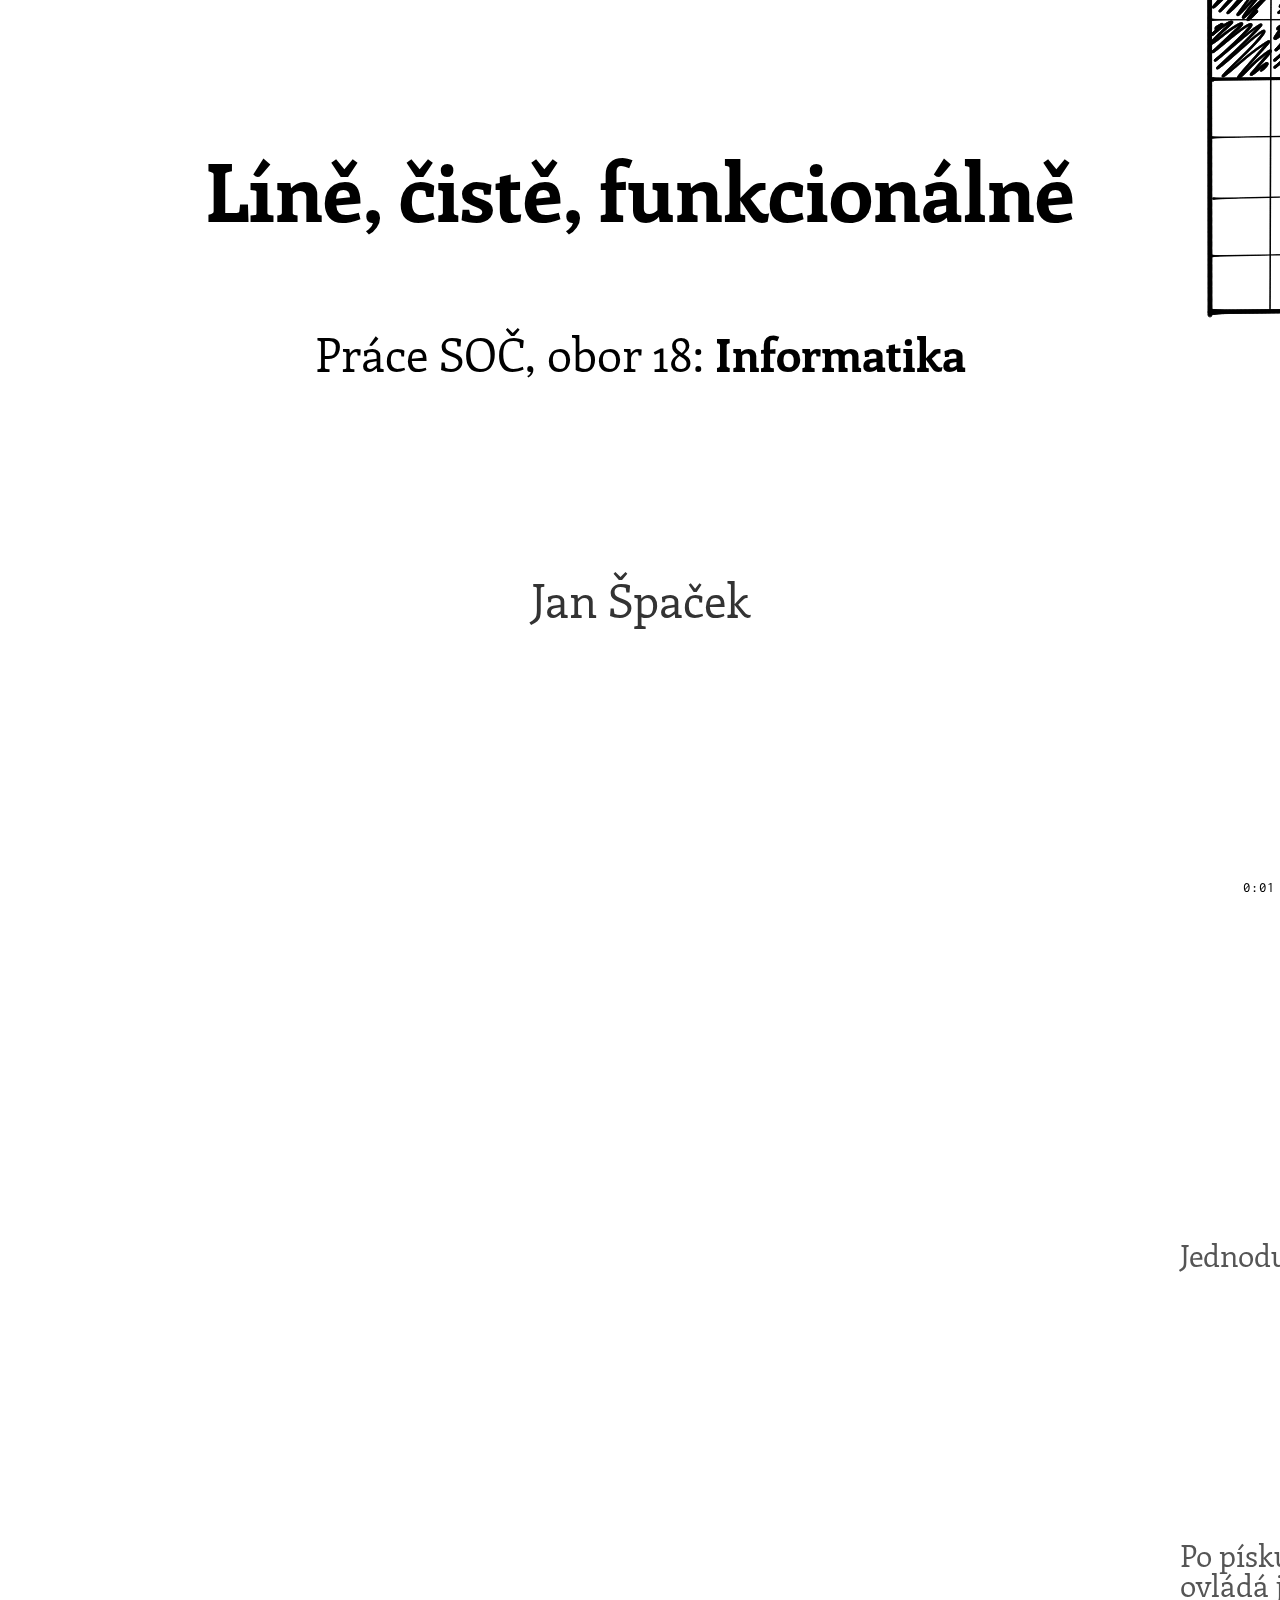
<file: kpres/index.html>
<!doctype html>
<html lang="cs">
<head>
  <meta charset="utf-8">
  <meta name="viewport" content="width=1000">
  <title>Líně, čistě, funkcionálně</title>
  <link rel="stylesheet" href="pres.css">
  <link href='http://fonts.googleapis.com/css?family=Enriqueta:400,700&subset=latin,latin-ext' rel='stylesheet' type='text/css'>
  <link href='http://fonts.googleapis.com/css?family=Inconsolata:400,700&subset=latin,latin-ext' rel='stylesheet' type='text/css'>
</head>

<body class="impress-not-supported">

<div id="impress">

  <div id="intro" class="step" data-x="-6000" data-y="0">
    <h1>Líně, čistě, funkcionálně</h1>
    <p class="subtitle">Práce SOČ, obor 18: <b>Informatika</b></p>
    <p class="author">Jan Špaček</p>
  </div>

  <div id="describe">
    <div id="content" class="step" data-x="-4000" data-y="0">
      <h2>Obsah práce</h2>
      <p>&bdquo;Užití funkcionálního programovacího jazyka <b>Haskell</b> k&nbsp;řešení úloh
        Ústředních kol ČR Soutěže v programování&ldquo;</p>
    </div>

    <div id="tasks" class="step" data-x="-4000" data-y="300">
      <h3>Řešené úlohy</h3>

      <p><strong><a href="#/krun-intro">Krunimír</a></strong> &dash; jednoduchý
      programovací jazyk kreslící želví grafiku</p>
      
      <p><strong><a href="#/ban-intro">Bílá paní</a></strong> &dash; hledání cesty
      v&nbsp;bludišti s&nbsp;pohyblivými zvědy a možností procházet zdmi.</p>
    </div>
  </div>

  <div id="haskell-root" class="step" data-x="0" data-y="0">
    <h2>Haskell</h2>

    <ul class="the-three">
      <li class="functional">Funkcionální</li>
      <li class="lazy">Líný</li>
      <li class="typing">Silný typový systém</li>
    </ul>
  </div>

  <div id="functional"></div>
  <div id="lazy"></div>
  <div id="strong-typing"></div>

  <div id="krunimir">
    <div id="krun-intro" class="step" data-x="-5000" data-y="1000" data-z="1000">
      <h2>Krunimír</h2>
      <p>Jednoduchý programovací jazyk na kreslení želví grafiky.</p>
    </div>

    <div id="krun-turtle" class="step" data-x="-5000" data-y="1300" data-z="1000">
      <h3>Želví grafika</h3>
      <p>Po písku se pohybuje želva a kreslí za sebou stopu. Uživatel želvu
      ovládá jednoduchým procedurálním programovacím jazykem.</p>
    </div>

    <div id="krun-stmts" class="step" data-x="-4000" data-y="1100" data-z="1000">
      <h3>Jazyk</h3>

      <p>Základní <b>příkazy</b>:</p>

      <ul>
        <li><code><b>forward</b>(délka)</code></li>
        <li><code><b>right</b>(úhel)</code>, <code><b>left</b>(úhel)</code></li>
        <li><code><b>pen</b>(tloušťka pera)</code></li>
        <li><code><b>color</b>(červená,zelená,modrá)</code></li>
      </ul>

      <p>Řídící struktury:</p>

      <ul>
        <li><code><b>if</b>(podmínka) { ... }</code></li>
        <li><code><b>repeat</b>(počet iterací) { ... }</code></li>
        <li><code><b>define</b>&nbsp;jméno_procedury(param1, param2, ...)
          {...}</code></li>
        <li><code>jméno_procedury(arg1, arg2, ...)</code></li>
        <li><code><b>split</b> { ... }</code></li>
      </ul>
    </div>

    <div id="krun-exprs" class="step" data-x="-4000" data-y="1700" data-z="1000">
      <p>Jako výrazy (argumenty příkazů a procedur) lze použít:</p>
      <ul>
        <li>číselné <b>literály,</b></li>
        <li><b>parametry</b> aktuální procedury,</li>
        <li>binární <b>operace</b> <code>+</code>, <code>-</code>, <code>*</code>,
        <code>/</code> (dělení celočíselné, priority a asociativity jako
        v&nbsp;matematice),</li>
        <li>prefixovou <b>negaci</b> (operátor <code>-</code>).</li>
      </ul>
      <p>Jediným &bdquo;typem&ldquo; je <b>celé číslo</b>.</p>
    </div>

    <div id="krun-example-squares" class="step example" data-x="-3000" data-y="1000" data-z="1000">
      <pre class="program"><code>define square(side) {
  pen(1)
  repeat(4) {
    forward(side) right(90)
  }
  pen(0)
}

define row() {
  repeat(4) {
    square(114) forward(163) 
  }
  forward(-652) right(90)
  forward(163) left(90)
}

forward(301) left(90)
forward(301) right(180)
repeat(4) { row() }</code></pre>

      <div class="image"><img src="squares.svg" width="400" height="400"></div>
    </div>

    <div id="krun-example-koch" class="step example" data-x="-3000" data-y="1700" data-z="1000">
      <pre class="program"><code>define koch(n) {
  if(n) {
    koch(n-1)
    left(60) koch(n-1)
    right(120) koch(n-1)
    left(60) koch(n-1)
  }
  if(1-n) {
    forward(2)
  }
}

pen(0) forward(-175) 
left(90) forward(250) 
pen(1)
right(120) koch(5)
right(120) koch(5)
right(120) koch(5)</code></pre>

      <div class="image"><img src="koch.svg" width="500" height="500"></div>
    </div>

    <div id="krun-solution" class="step" data-x="-2000" data-y="1000" data-z="1000">
      <h3>Řešení</h3>

      <p>Program je rozdělen na několik částí:</p>

      <ul>
        <li><b>Parser</b> přečte program a vytvoří abstraktní syntaktický strom (AST).</li>
        <li><b>Evaluator</b> vyhodnotí dané AST a vrátí výslednou stopu, kterou
        želva za sebou zanechá.</li>
        <li><b>Renderer</b> stopu vykreslí do obrázku.</li>
      </ul>

      <p>Jednotlivé části jsou víceméně <b>nezávislé</b>.</p>
    </div>

    <div id="krun-ast" class="step" data-x="-1000" data-y="1000" data-z="1000">
      <h3><code>Krunimir.Ast</code></h3>

      <p>Definice typů představující <b>syntaktický strom</b> (<b>AST</b>)</p>
    </div>

    <div id="krun-ast-stmt" class="step" data-x="-1000" data-y="1200" data-z="1000">
      <p>Typ <code>Stmt</code> reprezentuje <b>příkaz</b>:</p>

      <pre><code>data Stmt = 
    ForwardStmt Expr
  | LeftStmt Expr
  | RightStmt Expr
  | PenStmt Expr
  | ColorStmt Expr Expr Expr
  | RepeatStmt Expr [Stmt]
  | IfStmt Expr [Stmt]
  | SplitStmt [Stmt]
  | CallStmt String [Expr]
  deriving Show</code></pre>
    </div>

    <div id="krun-ast-expr" class="step" data-x="-1000" data-y="1700" data-z="1000">
      <p><code>Expr</code> představuje <b>výraz</b>:</p>

      <pre><code>data Expr =
    LiteralExpr Integer
  | VariableExpr String
  | BinopExpr Op Expr Expr
  | NegateExpr Expr
  deriving Show

data Op = AddOp | SubOp | MulOp | DivOp
  deriving Show</code></pre>
    </div>

    <div id="krun-parser" class="step" data-x="0" data-y="1000" data-z="1000">
      <h3><code>Krunimir.Parser</code></h3>

      <p>Exportuje jedinou funkci <code>parse</code>:</p>

      <p><code>parse :: FilePath -&gt; String -&gt; 
        Either&nbsp;ParseError&nbsp;Program</code></p>
    </div>

    <div id="krun-parser-peg" class="step" data-x="0" data-y="1300" data-z="1000">
      <p>Založen na <b>PEG</b> gramatice:</p>

      <pre class="peg"><code>program      &lt;- space* top-stmt* eof
top-stmt     &lt;- define / stmt

define       &lt;- "define" space+ identifier 
                lparen (identifier (comma identifier)*)? rparen
                lbrace stmt* rbrace

stmt         &lt;- repeat-stmt / if-stmt / split-stmt / proc-stmt
repeat-stmt  &lt;- "repeat" lparen expr rparen lbrace stmt* rbrace
if-stmt      &lt;- "if" space* lparen expr rparen lbrace stmt* rbrace
split-stmt   &lt;- "split" space* lbrace stmt* rbrace
proc-stmt    &lt;- "forward" space* lparen expr rparen
              / "left" space* lparen expr rparen
              / "right" space* lparen expr rparen
              / "pen" space* lparen expr rparen
              / "color" space* lparen expr comma expr comma expr rparen
              / identifier space* lparen (expr (comma expr)*)? rparen</code></pre>
    </div>

    <div id="krun-parser-peg-cont" class="step" data-x="0" data-y="1900" data-z="1000">
      <pre class="peg"><code>expr         &lt;- add-expr
add-expr     &lt;- mul-expr (add-op space* mul-expr)*
mul-expr     &lt;- neg-expr (mul-op space* neg-expr)*
neg-expr     &lt;- (neg-op space*)? a-expr

add-op       &lt;- "+" / "-"
mul-op       &lt;- "*" / "/"
neg-op       &lt;- "-"

a-expr       &lt;- lit-expr / var-expr / lparen expr rparen
lit-expr     &lt;- integer
var-expr     &lt;- identifier

integer      &lt;- digit+ space*
identifier   &lt;- letter alpha-num space*

lparen       &lt;- "(" space*
rparen       &lt;- ")" space*
lbrace       &lt;- "{" space*
rbrace       &lt;- "}" space*
comma        &lt;- "," space*

digit        &lt;- [0-9]
letter       &lt;- [a-zA-Z]
alpha-num    &lt;- [a-zA-Z0-9]
space        &lt;- [ \t\r\n\v\f]
eof          &lt;- !.</code></pre>
    </div>

    <div id="krun-parser-parsec" class="step" data-x="0" data-y="2600" data-z="1000">
      <p>Implementován pomocí <b>monadických parserů</b> z knihovny
      <code><b>parsec</b></code>.</p>

      <p>Gramatika PEG:</p>

      <pre><code>define       &lt;- <code class="c1">"define" space+</code> <code class="c2">identifier</code>
              <code class="c3">lparen (identifier (comma identifier)*)? rparen</code>
              <code class="c4">lbrace stmt* rbrace</code></code></pre>

      <p>Odpovídající kód Haskellu:</p>

      <pre><code>define :: <code class="combin">Parser</code> <code class="ast">Define</code>
define = do
  <code class="c1"><code class="sub">string "define"</code> <code class="combin">&gt;&gt;</code> <code class="combin">skipMany1</code> <code class="sub">space</code></code>
  <code class="c2"><code class="ast">name</code> &lt;- <code class="sub">identifier</code></code>
  <code class="c3"><code class="ast">params</code> &lt;- <code class="sub">parens</code> $ <code class="sub">identifier</code> <code class="combin">`sepBy`</code> <code class="sub">comma</code></code>
  <code class="c4"><code class="ast">stmts</code> &lt;- <code class="sub">braces</code> $ <code class="combin">many</code> <code class="sub">stmt</code></code>
  <code class="combin">return</code> $ <code class="ast">Define name params stmts</code></code></pre>

    </div>

    <div id="krun-parser-parsec-sub" class="step" data-x="0" data-y="2600" data-z="1000">
      <p>Dílčí parsery se skládají do větších celků...</p>
    </div>

    <div id="krun-parser-parsec-combin" class="step" data-x="0" data-y="2600" data-z="1000">
      <p>...užitím vysokoúrovňových kombinátorů.</p>
    </div>

    <div id="krun-parser-parsec-ast" class="step" data-x="0" data-y="2600" data-z="1000">
      <p>Z&nbsp;výsledků se sestavuje AST.</p>
    </div>

    <div id="krun-eval" class="step" data-x="1000" data-y="1000" data-z="1000">
      <h3><code>Krunimir.Evaluator</code></h3>

      <p>Exportuje funkci <code>eval</code>, která vyhodnotí program:</p>

      <pre class="def"><code>eval :: Program -&gt; Trace</code></pre>
    </div>

    <div id="krun-eval-trace" class="step" data-x="1000" data-y="1300" data-z="1000">
      <p><code>Trace</code> představuje stopu želvy:</p>

      <pre><code>data Trace
  = EmptyTrace
  | SplitTrace Trace Trace
  | SegmentTrace Segment Trace
  deriving Show

data Segment = Segment Point Point Color Int 
  deriving Show

type Point = (Float,Float)
type Color = (Int,Int,Int)</code></pre>
    </div>

    <div id="krun-render" class="step" data-x="2000" data-y="1000" data-z="1000">
      <h3>Vykreslování</h3>

      <ul>
        <li><b>PNG</b> &mdash; rastrový formát, použita knihovna <b>GD</b>.</li>
        <li><b>SVG</b> &mdash; vektorový formát, založen na <b>XML</b>.</li>
      </ul>
    </div>
  </div>

  <div id="krun-examples">
    <div id="krunex-gosper" class="step" data-x="-2000" data-y="1000" data-z="3000" data-rotate-x="-10">
      <div class="image"><img src="gosper.svg" width="600" height="600" alt="Gosperova křivka"></div>
      <h4>Gosperova křivka</h4>
    </div>

    <div id="krunex-hilbert" class="step" data-x="-1000" data-y="1000" data-z="3000" data-rotate-x="-10">
      <div class="image"><img src="hilbert.svg" width="600" height="600" alt="Hilbertova křivka"></div>
      <h4>Hilbertova křivka</h4>
    </div>

    <div id="krunex-arrowhead" class="step" data-x="0" data-y="1000" data-z="3000" data-rotate-x="-10">
      <div class="image"><img src="arrowhead.svg" width="600" height="600" alt="Křivka arrowhead"></div>
      <h4>Křivka arrowhead</h4>
    </div>

  </div>

  <div id="banshee">
    <div id="ban-intro" class="step main" data-x="-5000" data-y="-1000" data-z="1000">
      <h2>Bílá paní</h2>

      <p>Hledání nejkratší cesty v&nbsp;bludišti (hradu)</p>

      <ul>
        <li>v&nbsp;hradě se po cyklických drahách pohybují zvědové</li>
        <li>bílá paní může procházet zdmi (nerada)</li>
      </ul>
    </div>

    <div id="ban-anim" class="step" data-x="-5000" data-y="-400" data-z="1200">
      <div id="castle-anim">
        <div class="screen">
          <div class="static"><img src="ban/anim/static.png" width="960" height="704"></div>
          <div class="frames">
            <img src="ban/anim/s0.png" width="960" height="704">
            <img src="ban/anim/s1.png" width="960" height="704">
            <img src="ban/anim/s2.png" width="960" height="704">
            <img src="ban/anim/s3.png" width="960" height="704">
            <img src="ban/anim/s4.png" width="960" height="704">
            <img src="ban/anim/s5.png" width="960" height="704">
            <img src="ban/anim/s6.png" width="960" height="704">
            <img src="ban/anim/s7.png" width="960" height="704">
            <img src="ban/anim/s8.png" width="960" height="704">
            <img src="ban/anim/s9.png" width="960" height="704">
            <img src="ban/anim/s10.png" width="960" height="704">
            <img src="ban/anim/s11.png" width="960" height="704">
          </div>
        </div>
        <div class="controls">
          <div title="Zpět" class="backward">&lt;</div>
          <div title="Plej" class="play">@</div>
          <div title="Vpřed" class="forward">&gt;</div>
        </div>
      </div>
    </div>

    <div id="ban-algo" class="step" data-x="-4000" data-y="-1000" data-z="1000">
      <h3>Algoritmus</h3>

      <p>Použitý algoritmus je založen na <b>prohledávání do šířky</b>.</p>
    </div>

    <div id="algo">
      <div id="ban-algo-simple" class="full step" data-x="-4000" data-y="-800" data-z="2100">
        <h4>Jednoduché hledání nejkratší cesty</h4>
        <p>Přechody mezi stavy <code>(x,y)</code>, konec jakmile dorazíme do cíle.</p>
        <div class="image"><img src="ban/breath_first_simple.png" width="448" height="384"></div>
      </div>

      <div id="ban-algo-scouts-3d" class="full step" data-x="-4000" data-y="-800" data-z="3200">
        <h4>Hledání nejkratší cesty se zvědy</h4>
        <p>Přechody mezi stavy <code>(x,y,<b>t</b>)</code>, konec jakmile dorazíme do cíle.</p>
        <p>Dva zvědové s&nbsp;periodou 2:</p>
        <div class="image-3d"><img src="ban/breath_first_3d.png" width="768" height="3584"></div>
      </div>

      <div id="ban-algo-s1" class="step" data-x="-4000" data-y="-700" data-z="3200"></div>
      <div id="ban-algo-s2" class="step" data-x="-4000" data-y="-374" data-z="3200"></div>
      <div id="ban-algo-s3" class="step" data-x="-4000" data-y="-48" data-z="3200"></div>
      <div id="ban-algo-s5" class="step" data-x="-4000" data-y="604" data-z="3200"></div>
      <div id="ban-algo-s8" class="step" data-x="-4000" data-y="1582" data-z="3200"></div>
      <div id="ban-algo-s11" class="step" data-x="-4000" data-y="2560" data-z="3200"></div>

      <div id="ban-algo-scouts-2d" class="full step" data-x="-4000" data-y="-800" data-z="4300">
        <p>Stačí sledovat stavy <code>(x,y,t <b>mod</b> p)</code></p>
        <div class="image"><img src="ban/breath_first_scouts.png" width="800" height="253"></div>
      </div>

      <div id="ban-algo-rounds" class="full step" data-x="-4000" data-y="-800" data-z="5400">
        <h4>Hledání nejkratší cesty se zvědy a procházením zdí</h4>
        <p>Projdeme zdí pouze pokud neexistuje žádná jiná cesta k&nbsp;cíli.</p>
        <div id="ban-rounds">
          <div class="screen">
            <img src="ban/round0.png" class="r0" width="800" height="244">
            <img src="ban/round1.png" class="r1" width="800" height="244">
            <img src="ban/round2.png" class="r2" width="800" height="244">
          </div>

          <div class="controls">
            <div title="Předchozí kolo" class="backward">&lt;</div>
            <div title="Následující kolo" class="forward">&gt;</div>
          </div>
        </div>
      </div>
    </div>

    <div id="ban-impl" class="step" data-x="-3000" data-y="-1000" data-z="1000">
      <h3>Implementace</h3>

      <pre><code>moves :: Bool -&gt; Slice -&gt; Slice -&gt; (Loc,Path) -&gt; [(Loc,Path)]
flood :: Castle -&gt; [Slice] -&gt; STArray s (Int,Loc) (Maybe Path) -&gt;
  [(Loc,Path)] -&gt; ST s (Either Path [(Loc,Path)])
navigate :: Castle -&gt; [Slice] -&gt; Bool -&gt; Maybe [Loc]</code></pre>
    </div>

    <div id="ban-demo" class="step" data-x="-3000" data-y="-800" data-z="2000">
      <h3>Demo</h3>
      <div id="demo">
        <div class="frames">
          <img width="484" height="339" src="ban/demo/f00.png">
          <img width="484" height="339" src="ban/demo/f01.png">
          <img width="484" height="339" src="ban/demo/f02.png">
          <img width="484" height="339" src="ban/demo/f03.png">
          <img width="484" height="339" src="ban/demo/f04.png">
          <img width="484" height="339" src="ban/demo/f05.png">
          <img width="484" height="339" src="ban/demo/f06.png">
          <img width="484" height="339" src="ban/demo/f07.png">
          <img width="484" height="339" src="ban/demo/f08.png">
          <img width="484" height="339" src="ban/demo/f09.png">
          <img width="484" height="339" src="ban/demo/f10.png">
          <img width="484" height="339" src="ban/demo/f11.png">
          <img width="484" height="339" src="ban/demo/f12.png">
          <img width="484" height="339" src="ban/demo/f13.png">
          <img width="484" height="339" src="ban/demo/f14.png">
          <img width="484" height="339" src="ban/demo/f15.png">
          <img width="484" height="339" src="ban/demo/f16.png">
          <img width="484" height="339" src="ban/demo/f17.png">
          <img width="484" height="339" src="ban/demo/f18.png">
          <img width="484" height="339" src="ban/demo/f19.png">
          <img width="484" height="339" src="ban/demo/f20.png">
          <img width="484" height="339" src="ban/demo/f21.png">
          <img width="484" height="339" src="ban/demo/f22.png">
          <img width="484" height="339" src="ban/demo/f23.png">
          <img width="484" height="339" src="ban/demo/f24.png">
          <img width="484" height="339" src="ban/demo/f25.png">
          <img width="484" height="339" src="ban/demo/f26.png">
        </div>
      </div>
    </div>
  </div>

  <div id="overview" class="step" data-x="-1000" data-y="3000" data-z="6000" 
    data-scale="3" data-rotate-x="-20">
    <div class="sources">
      <p>Zdrojové kódy na serveru GitHub: <a
        href="http://github.com/honzasp/funsp">github.com/honzasp/funsp</a></p>
      <p>Stránky (včetně prezentace) <a
        href="http://honzasp.github.io/funsp">honzasp.github.io/funsp</a></p>
    </div>

    <div class="contact">
      <span class="author">Jan Špaček</span>
      <span class="email"><code>patek.mail@gmail.com</code></span>
      <span class="school">Wichterlovo gymnázium, Ostrava-Poruba</span>
    </div>
  </div>

</div>

<div id="timer">?</div>

<script src="impress.js"></script>
<script>impress().init();</script>

<script src="jquery.js"></script>
<script src="timer.js"></script>
<script src="ban-rounds.js"></script>
<script src="castle-anim.js"></script>
<script src="ban-demo.js"></script>

</body>
</html>
</file>
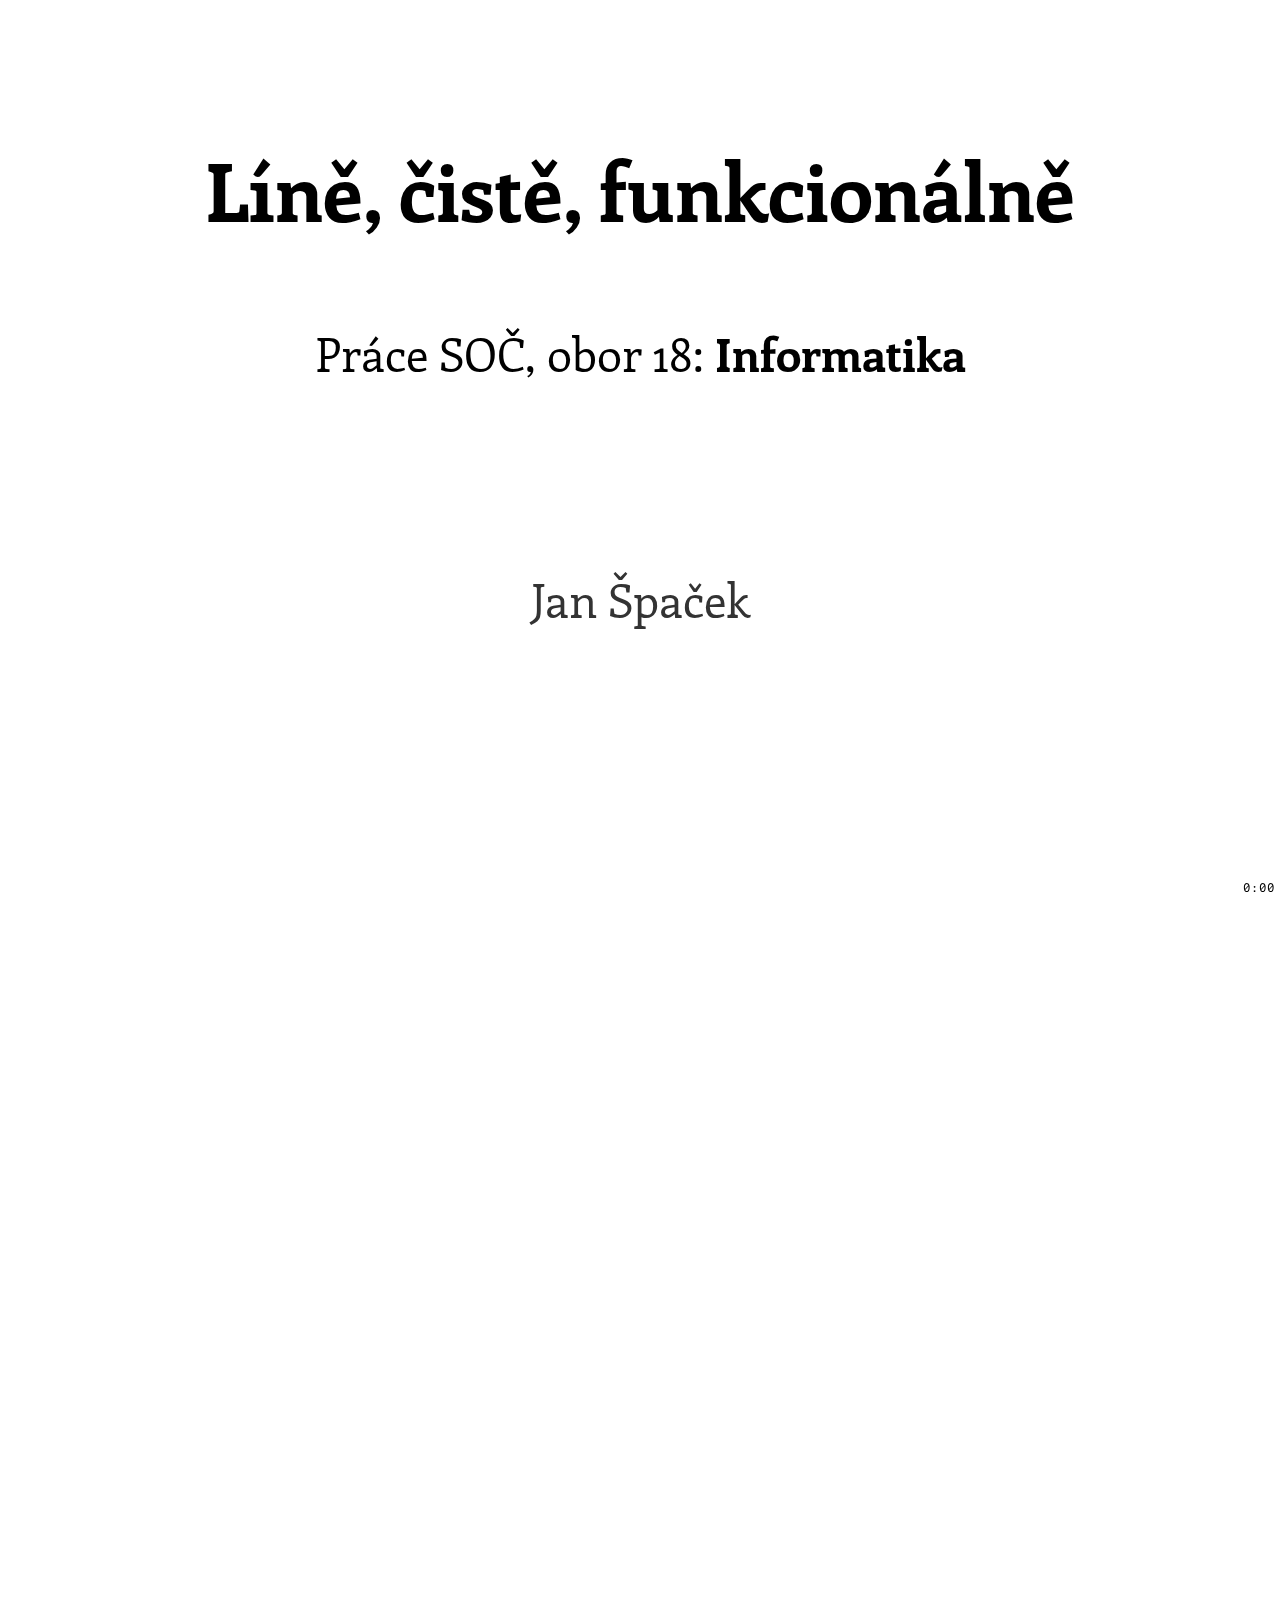
<file: pres/index.html>
<!doctype html>
<html lang="cs">
<head>
  <meta charset="utf-8">
  <meta name="viewport" content="width=1000">
  <title>Líně, čistě, funkcionálně</title>
  <link rel="stylesheet" href="pres.css">
  <link href='http://fonts.googleapis.com/css?family=Enriqueta:400,700&subset=latin,latin-ext' rel='stylesheet' type='text/css'>
  <link href='http://fonts.googleapis.com/css?family=Inconsolata:400,700&subset=latin,latin-ext' rel='stylesheet' type='text/css'>
</head>

<body class="impress-not-supported">

<div id="impress">

  <div id="intro" class="step" data-x="-6000" data-y="0">
    <h1>Líně, čistě, funkcionálně</h1>
    <p class="subtitle">Práce SOČ, obor 18: <b>Informatika</b></p>
    <p class="author">Jan Špaček</p>
  </div>

  <div id="old-path">
    <div id="programming-langs" class="step" data-x="-4600" data-y="0">
      <h2>Programovací jazyky</h2>

      <ul class="language-cloud">
        <li style="left:243px; top:182px;">C</li>
        <li style="left:772px; top:204px;">C++</li>
        <li style="left:486px; top:160px;">Java</li>
        <li style="left:342px; top:477px;">Python</li>
        <li style="left:120px; top:389px;">Fortran</li>
        <li style="left:662px; top:314px;">CoffeeScript</li>
        <li style="left:228px; top:330px;">JavaScript</li>
        <li style="left:417px; top:395px;">Perl</li>
        <li style="left:628px; top:440px;">Scala</li>
        <li style="left:562px; top:78px;" >Ruby</li>
        <li style="left:645px; top:123px;">C#</li>
        <li style="left:826px; top:380px;">Pascal</li>
        <li style="left:97px;  top:269px;">Befunge</li>
        <li style="left:183px; top:95px;" >PHP</li>
      </ul>
    </div>

    <div id="imperative-banner" class="step" data-x="-4600" data-y="0" data-z="100px">
      <p><b>Imperativní</b></p>
    </div>

    <div id="imperative-algorithms" class="step" data-x="-3400" data-y="0">
      <h2>Imperativní jazyky</h2>
      <p> <b>Výpočty</b> se provádí <b>vykonáváním</b> operací, které <b>mění
        stav</b> programu (uložený v&nbsp;paměti).</p>

      <p><b>Algoritmy</b> jsou sekvence kroků.</p>
    </div>

    <div id="imperative-algorithms-euclid" class="step example" data-x="-3400" data-y="700">
      <h3>Euklidův algoritmus</h3>

      <p>Určení největšího společného dělitele dvou čísel &mdash; menší číslo
      odečítáme od většího dokud se nedostaneme k&nbsp;nule.</p>

      <div class="compare-two">
        <div class="left">
          <p>Nestrukturovaný jazyk<p>

          <pre><code>10 INPUT A,B
20 IF B=0 THEN GOTO 80
30 IF A&gt;B THEN GOTO 60
40 LET B=B-A
50 GOTO 20
60 LET A=A-B
70 GOTO 20
80 OUTPUT A
90 END</code></pre>
        </div>

        <div class="right">
          <p>Strukturovaný jazyk (C)</p>
          <pre><code>int gcd(int a, int b)
{
  while(b != 0) {
    if(a &gt; b) {
      a = a - b;
    } else {
      b = b - a;
    }
  }
  return a;
}</code></pre>
        </div>

        <div class="clear">.</div>
      </div>
    </div>

    <div id="imperative-alts" class="step" data-x="-2000" data-y="0">
      <h2>Alternativy</h2>

      <p>Imperativní přístup k&nbsp;programování je dnes dominantní, není ale
      jediný.</p>
    </div>

  </div>

  <div id="haskell-root" class="step" data-x="0" data-y="0" data-scale="2">
    <h2>Haskell</h2>

    <ul class="the-three">
      <li class="functional">Funkcionální</li>
      <li class="lazy">Líný</li>
      <li class="typing">Silný typový systém</li>
    </ul>
  </div>

  <div id="functional">
    <div id="fun-eval" class="step" data-x="-1500" data-y="1000" data-rotate="26.56">
      <p><b>Výpočty</b> se provádí <b>vyhodnocováním výrazů.</b></p>
    </div>

    <div id="fun-algorithms" class="step" data-x="-1600" data-y="1200" data-rotate="26.56">
      <p><b>Algoritmy</b> jsou vyjádřeny pomocí <b>funkcí</b>.</p>
    </div>

    <div id="fun-examples" class="example step" data-x="-1800" data-y="1600" data-rotate="26.56">
      <p>Funkce, která zdvojnásobí argument:</p>
      <pre class="repl"><code
        >double x = x + x<br
        ><code class="read">double 3</code> = <code class="print">6</code></code></pre>

      <p>Řešení kvadratické rovnice:<p>
      <pre class="repl"><code>quadratic a b c
 | d &lt; 0     = []
 | d == 0    = [-b/(2*a)]
 | otherwise = [(-b+sqrt d)/(2*a),(-b-sqrt d)/(2*a)]
 where d = b^2 - 4*a*c
 
 <code class="read">quadratic 2 14 24</code> = <code class="print">[-3.0,-4.0]</code
 ></code></pre>
    </div>
    
    <div id="fun-higher-order" class="step" data-x="-2050" data-y="2100" data-rotate="26.56">
      <p>Funkce jsou <b>hodnoty</b>, lze je tedy předávat jiným funkcím nebo vracet jako výsledek:
      <b>funkce vyššího řádu</b>.</p>

      <div class="example">
        <pre class="repl"
          ><code class="read"
            >map double [2,3,-4,1]</code> = <code class="print">[4,6,-8,2]</code
          ><br><code class="read"
            >filter odd [0,4,1,6,3]</code> = <code class="print">[1,3]</code
          ></code></pre>
      </div>
    </div>

    <div id="fun-compose" class="step example" data-x="-2170" data-y="2340" data-rotate="26.56">
      <p><b>Skládání</b> funkcí</p>

      <pre><code>(f . g) x = f (g x)</code></pre>
      <pre class="repl"
        ><code class="read"
          >map (negate . abs) [5,0,-3,2]</code> = <code class="print">[-5,0,-3,-2]</code></code></pre>
    </div>

    <div id="fun-lists" class="step" data-x="-2300" data-y="2600" data-rotate="26.56">
      <p>Mezi nejčastěji používané datové typy patří <b>seznamy</b></p>

      <pre><code>[1,2,3] = 1:2:3:[] = 1:(2:(3:[]))
['Ž', 'e', 'l', 'v', 'a'] = "Želva"

[1..5] = [1,2,3,4,5]
[3,5..11] = [3,5,7,9,11]</code></pre>
    </div>

    <div id="fun-lists-patterns" class="step" data-x="-2500" data-y="3000" data-rotate="26.56">
      <pre><code>map f [] = []
map f (x:xs) = f x : map f xs

map double [<code class="c1">1</code>,<code class="c2">2</code>,<code class="c3">3</code>] =
  map double (<code class="c1">1</code>:(<code class="c2">2</code>:(<code class="c3">3</code>:[]))) =
  <code class="c1">double 1</code> : map double (<code class="c2">2</code>:(<code class="c3">3</code>:[])) =
  <code class="c1">double 1</code> : <code class="c2">double 2</code> : map double (<code class="c3">3</code>:[]) =
  <code class="c1">double 1</code> : <code class="c2">double 2</code> : <code class="c3">double 3</code> : map double [] =
  <code class="c1">double 1</code> : <code class="c2">double 2</code> : <code class="c3">double 3</code> : [] =
  <code class="c1">2</code> : <code class="c2">4</code> : <code class="c3">6</code> : [] =
  [<code class="c1">2</code>,<code class="c2">4</code>,<code class="c3">6</code>]</code></pre>
    </div>

    <div id="fun-curry" class="step" data-x="-2700" data-y="3400" data-rotate="26.56">
      <p>Každá funkce má právě <b>jeden argument</b> &mdash; funkce s&nbsp;více
      argumenty jsou <b>curryfikované</b>.</p>

      <pre><code>max 5 4 = 5
(max 5) 4 = 5

max :: Int -&gt; Int -&gt; Int
max 5 :: Int -&gt; Int
max 5 4 :: Int</code></pre>
    </div>

    <div id="fun-curry-example" class="step" data-x="-2900" data-y="3800" data-rotate="26.56">
      <p>Funkce tedy můžeme <b>částečně aplikovat</b> &mdash; zavolat je
      s&nbsp;menším množstvím argumentů a získat tak novou funkci.</p>

      <pre class="repl"
        ><code><code class="read"
        >map (max 5) [-2,8,-6,3,7]</code> = <code class="print">[5,8,5,5,7]</code><br
        ><code class="read"
        >map (max 5 . abs) [-2,8,-6,3,7]</code> = <code class="print">[5,8,6,5,7]</code></code
        ></pre>
    </div>

    <div id="fun-operators" class="step" data-x="-3100" data-y="4200" data-rotate="26.56">
      <p><b>Operátory</b> jsou funkce:</p>

      <pre class="repl"><code
        ><code class="read"
          >5 + 4</code> = <code class="print">9</code><br
        ><code class="read"
          >(+) 5 4</code> = <code class="print">9</code><br
        ><code class="read"
          >map ((+) 3) [1,0,2]</code> = <code class="print">[4,3,5]</code><br
        ></code></pre>

      <pre class="repl"><code
        ><code class="read"
          >(* 2) 3</code> = <code class="print">6</code><br
        ><code class="read"
          >(12 /) 3</code> = <code class="print">4</code><br
        ><code class="read"
          >map (/ 3) [3,12,6]</code> = <code class="print">[1,4,2]</code><br
        ><code class="read"
          >filter ((&lt; 40) . (^2)) [2,5,7,3,9]</code> = <code class="print">[2,5,3]</code><br
        ></code></pre>
    </div>

    <div id="fun-immutable" class="step" data-x="-3500" data-y="4900" data-rotate="-63.44">
      <p>Všechny hodnoty jsou <b>neměnné</b>.</p>

      <p>Výsledek funkce závisí <b>pouze</b> na jejích argumentech.</b>

      <p>Jediný efekt, který funkce má, je získání výsledku.</p>
    </div>

    <div id="fun-ref-trans" class="step" data-x="-2900" data-y="5200" data-rotate="-63.44">
      <h2>Referenční transparentnost</h2>

      <p>Zavoláme-li stejnou funkci dvakrát se stejným argumentem, dostaneme
      <b>stejný výsledek</b>.</p>

      <p>Nezávisí na pořadí vyhodnocování.</p>
    </div>

    <div id="fun-ref-trans-example" class="step example" data-x="-2500" data-y="5400" data-rotate="-63.44">
      <p>V&nbsp;imperativních jazycích funkce nejsou referenčně transparentní, protože můžou
      mít <b>vedlejší efekty</b>:</p>

      <pre><code>def double(x)
  x + x
end

ary = [1,2,3]
double ary.pop <b>!=</b> ary.pop + ary.pop</code></pre>

      <p>Pořadí vyhodnocování je <b>zásadní</b>.</p>
      
    </div>
  </div>

  <div id="lazy">
    <div id="lazy-intro" class="step" data-x="0" data-y="1200">
      <h2>Líné vyhodnocování</h2>
      <p>Hodnoty výrazů se zjišťují <b>až když jsou zapotřebí</b>.</p>
    </div>

    <div id="lazy-order" class="step" data-x="0" data-y="1400">
      <p>O&nbsp;pořadí vyhodnocování se tedy stará jazyk, nikoli programátor.</p>
    </div>

    <div id="lazy-list-example" class="step" data-x="0" data-y="1600">
      <p>Je snadné používat nekonečné struktury:</p>

      <pre class="repl"><code
        ><code class="read">take 6 [1,3..]</code> = <code class="print">[1,3,5,7,9,11]</code
      ></code></pre>

      <pre class="repl"><code
        ><code class="read">takeWhile (&lt; 100) (map (^2) [1..])</code> = <code class="print"
          >[1,4,9,16,25,36,49,64,81]</code
      ></code></pre>
    </div>

    <div id="lazy-fibs" class="step example" data-x="-700" data-y="1900">
      <p><b>Fibonacciho posloupnost:</b></p>

      <p>1, 1, 2, 3, 5, 8, 13, 21, 34, 55, 89, 144 ...</p>

      <p><i>f<sub>n</sub></i> = <i>f<sub>n-1</sub></i> + <i>f<sub>n-2</sub></i></p>
    </div>

    <div id="lazy-fibs-hs" class="step example" data-x="-700" data-y="2200">
      <p>Fibonacciho posloupnost jako seznam:</p>

      <pre class="huge def"><code>fibs = 1:1:zipWith (+) fibs (tail fibs)</code></pre>
      <pre class="repl"><code><code class="read"
        >fibs</code> = <code class="print">[1,1,2,3,5,8,13,...</code
        ></code></pre>

      <p class="funs">Funkce <code>zipWith</code> a <code>tail</code> ze
      standardní knihovny:</p>

      <pre class="repl funs"><code
        ><code class="read">zipWith (*) [<code class="c1"
          >2</code>,<code class="c2">3</code>,<code class="c3">4</code
          >] [<code class="c1">-1</code>,<code class="c2">2</code>,<code class="c3">0</code
          >]</code> = <code class="print"
          >[<code class="c1">-2</code>,<code class="c2">6</code>,<code class="c3">0</code>]</code><br
        ><code class="read">tail [1,2,3,4]</code> = <code class="print"
          >[2,3,4]</code
        ></code></pre>

    </div>

    <div id="lazy-fibs-live" class="step example" data-x="-700" data-y="2500">
      <div id="fibs-live">
        <div class="fibs-var">
          <code class="var-name">fibs = </code> <div class="list"><code></code></div>
        </div>

        <div class="zip-with">
          <code>zipWith (+)</code>
        </div>

        <div class="zip-top"><code></code></div>
        <div class="zip-bottom"><code></code></div>

        <div class="controls">
          <div title="Krok zpět" class="back">&lt;</div>
          <div title="Krok vpřed" class="forward">&gt;</div>
        </div>
      </div>
    </div>

    <div id="lazy-primes" class="step example" data-x="300" data-y="2100" data-rotate="0">
      <p><b>Prvočísla</b></p>

      <p>Číslo <code>x</code> je prvočíslo právě tehdy, pokud pro všechna
      prvočísla <code>p</code>, <code>p<sup>2</sup>&nbsp;&le;&nbsp;x</code>, je
      zbytek po dělení <code>x&nbsp;/&nbsp;p</code> nenulový.</p>

      <pre class="huge"><code>primes = 2:filter isPrime [3,5..]
isPrime x = all ((/= 0) . (mod x)) ps
  where ps = takeWhile ((&lt; x) . (^2)) primes</code></pre>

      <pre class="repl"><code
        ><code class="read">primes</code> = <code class="print"
        >[2,3,5,7,9,11,13,17,19,23,25,29,31,37...</code
        ></code></pre>
    </div>
  </div>

  <div id="strong-typing">
    <div id="typing-intro" class="step" data-x="1600" data-y="1200" data-rotate="-26.56">
      <h2>Silný typový systém</h2>

      <p>Haskell je <b>staticky typovaný</b>, většinu typů ale <b>odvozuje</b>.</p>
    </div>

    <div id="typing-imperative" class="step" data-x="1700" data-y="1400" data-rotate="-26.56">
      <p>Typování v&nbsp;<b>imperativních</b> jazycích je obvykle statické nebo
      dynamické.</p>
    </div>

    <div id="typing-cpp" class="step example" data-x="1500" data-y="2000" data-rotate="-26.56">
      <h3>Staticky typovaný jazyk (C++)</h3>

      <p>Programátor u všech proměnných a funkcí uvádí typy.</p>

      <pre><code><span class="type">std::vector&lt;int&gt;</span> selectLarger(<span class="type">std::vector&lt;int&gt;&amp;</span> xs, <span class="type">int</span> limit)
{
  <span class="type">std::vector&lt;int&gt;::const_iterator</span> end = xs.end();
  <span class="type">std::vector&lt;int&gt;</span> result;

  for(<span class="type">std::vector&lt;int&gt;::const_iterator</span> it = result.begin();
    it != end; ++it) {
      if(*it &gt; limit) {
        result.push_back(*it);
      }
  }

  return result;
}</code></pre>
    </div>

    <div id="typing-cpp-highlight" class="step" data-x="1500" data-y="2000" data-rotate="-26.56">
    </div>

    <div id="typing-cpp-overview" class="step" data-x="1800" data-y="2600" data-rotate="-26.56">
      <ul class="pros-cons">
        <li class="pros"><span class="mark">+</span> Kompilátor odhalí velkou část chyb při překladu</li>
        <li class="cons"><span class="mark">-</span> Programátor musí psát všechny typy</li>
        <li class="cons"><span class="mark">-</span> Polymorfismus je netriviální (šablony, ...)</li>
      </ul>
    </div>

    <div id="typing-ruby" class="step example" data-x="2500" data-y="1500" data-rotate="-26.56">
      <h3>Dynamicky typovaný jazyk (Ruby)</h3>

      <p>Typy (třídy) jsou přiřazeny hodnotám, nikoli proměnným.</p>

      <pre><code>def select_larger(ary, limit)
  result = []
  ary.<span class="duck">each</span> do |elem|
    if elem <span class="duck">&gt;</span> limit
      result.push elem
    end
  end
  return result
end</code></pre>
    </div>

    <div id="typing-ruby-highlight" class="step example" data-x="2500" data-y="1500" data-rotate="-26.56">
      <p>Tato metoda bude fungovat pro všechny hodnoty (objekty), které
      poskytují požadované metody.</p>
    </div>

    <div id="typing-ruby-overview" class="step example" data-x="2800" data-y="2100" data-rotate="-26.56">
      <ul class="pros-cons">
        <li class="pros"><span class="mark">+</span> Polymorfismus (kachní typování)</li>
        <li class="pros"><span class="mark">+</span> Není třeba deklarovat typy</li>
        <li class="cons"><span class="mark">-</span> Typové chyby se projeví až za běhu</li>
      </ul>
    </div>

    <div id="typing-haskell-static" class="step" data-x="2400" data-y="2800" data-rotate="-26.56">
      <p><b>Haskell</b> je <b>staticky typovaný</b> &mdash; typy se kontrolují
      <b>při překladu</b>.</p>

      <ul class="pros-cons">
        <li class="pros"><span class="mark">+</span> Typové chyby se odhalí včas</li>
        <li class="pros"><span class="mark">+</span> Kompilátor může optimalizovat</li>
        <li class="pros"><span class="mark">+</span> Typy slouží jako dokumentace</li>
      </ul>
    </div>

    <div id="typing-haskell-infer" class="step" data-x="2600" data-y="3200" data-rotate="-26.56">
      <p>Naprostou většinu typů ale <b>odvodí</b></p>

      <ul class="pros-cons">
        <li class="pros"><span class="mark">+</span> Programátor zapisuje jen důležité typy</li>
        <li class="pros"><span class="mark">+</span> Odvozené typy jsou
        vždy &bdquo;nejlepší&ldquo; (nejobecnější)</li>
        <li class="pros"><span class="mark">+</span> Typový systém má za
        sebou <b>propracovanou teorii</b></li>
      </ul>
    </div>

    <div id="typing-signatures" class="step example" data-x="2800" data-y="3600" data-rotate="-26.56">
      <pre><code>map :: (a -&gt; b) -&gt; [a] -&gt; [b]</code></pre>
      <pre><code>filter :: (a -&gt; Bool) -&gt; [a] -&gt; [a]</code></pre>
      <pre><code>zipWith :: (a -&gt; b -&gt; c) -&gt; [a] -&gt; [b] -&gt; [c]</code></pre>
      <pre><code>(.) :: (b -&gt; c) -&gt; (a -&gt; b) -&gt; (a -&gt; c)</code></pre>
      <pre><code>max :: Ord a =&gt; a -&gt; a -&gt; a</code></pre>
      <pre><code>(+) :: Num a =&gt; a -&gt; a -&gt; a</code></pre>
    </div>

    <div id="typing-examples" class="step" data-x="3000" data-y="4000" data-rotate="-26.56">

      <pre class="repl"><code
        >max :: Ord a =&gt; a -&gt; a -&gt; a<br
        ><code class="read">max 4.53 1.09</code> = <code class="print">4.53</code><br
        ><code class="read">max 'e' 'x'</code> = <code class="print">'x'</code><br
        ><code class="read">max "nekalý" "nekalost"</code> = <code class="print">"nekalý"</code
        ></code></pre>

      <pre class="repl"><code
        >filter :: (a -&gt; Bool) -&gt; [a] -&gt; [a]<br
        >isUpper :: Char -&gt; Bool<br
        >even :: Integral a =&gt; a -&gt; Bool<br
        ><br
        ><code class="read">filter isUpper "Středoškolská Odborná Činnost"</code
          > = <code class="print">"SOČ"</code><br
          ><code class="read">filter even [2,3,5,10,4,-3]</code
          > = <code class="print">[2,10,4]</code
        ></code></pre>

      <pre class="repl"><code
        ><code class="read"><del>'a' + 3</del></code><br
        ><code class="read"><del>max "šalba" 42</del></code><br
        ><code class="read"><del>filter odd [1.3,2.45,-0.3]</del></code
      ></code></pre>
    </div>

    <div id="typing-safe" class="step" data-x="3300" data-y="4600" data-rotate="-26.56">
      <p>Typový systém zaručuje <b>typovou bezpečnost</b> programu.</p>
      
      <p>Žádné <code>Segmentation fault</code>,
      <code>NullPointerException</code> ani <code>NoMethodError</code>.</p>

      <p>Přeložený program obvykle funguje <b>napoprvé</b>.</p>
    </div>

  </div>

  <div id="summary">
    <div id="sum-root" class="step" data-x="0" data-y="0" data-scale="3">
    </div>

    <div id="sum-functional" class="step" data-x="0" data-y="-2000" data-rotate="0">
      <h2>Funkcionální jazyk</h2>

      <ul class="pros-cons">
        <li class="pros"><span class="mark">+</span> Elegantní vyjádření algoritmů</li>
        <li class="pros"><span class="mark">+</span> Znovupoužitelnost kódu</li>
        <li class="pros"><span class="mark">+</span> Dokazování správnosti funkcí</li>
      </ul>
    </div>

    <div id="sum-lazy" class="step" data-x="-520" data-y="-2900" data-rotate="120">
      <h2>Líné vyhodnocování</h2>

      <ul class="pros-cons">
        <li class="pros"><span class="mark">+</span> O pořadí výpočtů se stará jazyk</li>
        <li class="pros"><span class="mark">+</span> Snadná práce s&nbsp;nekonečnými daty</li>
        <li class="pros"><span class="mark">+</span> Zvýšená modularita</li>
      </ul>
    </div>

    <div id="sum-typing" class="step" data-x="520" data-y="-2900" data-rotate="240">
      <h2>Typový systém</h2>

      <ul class="pros-cons">
        <li class="pros"><span class="mark">+</span> Nejsilnější typový systém</li>
        <li class="pros"><span class="mark">+</span> Absolutní typová bezpečnost</li>
        <li class="pros"><span class="mark">+</span> Polymorfismus</li>
      </ul>
    </div>

    <div id="sum-root-again" class="step" data-x="0" data-y="0" data-scale="4">
    </div>
  </div>

  <div id="paper">
    <div id="paper-back" class="step" data-x="2000" data-y="0">
      <h2>Líně, čistě, funkcionálně</h2>
      <h3 class="subtitle">Užití funkcionálního programovacího jazyka Haskell
        k&nbsp;řešení úloh Ústředních kol ČR Soutěže v&nbsp;programování</h3>
    </div>

    <div id="paper-tasks" class="step" data-x="3200" data-y="0">
      <h2>Řešené úlohy</h2>

      <ol>
        <li><b>Krunimír</b> &mdash; želví grafika</li>
        <li><b>Bílá paní</b> &mdash; hledání cesty v&nbsp;bludišti</li>
      </ol>
    </div>

    <div id="paper-krunimir" class="step" data-x="4400" data-y="0">
      <h2>Krunimír</h2>

      <p>Želva se pohybuje po písku podle uživatelem dodaného programu a kreslí 
      za sebou stopu.</p>
    </div>

    <div id="paper-krunimir-squares" class="step example" data-x="4400" data-y="500">
      <pre class="program"><code>define square(side) {
  pen(1)
  repeat(4) {
    forward(side) right(90)
  }
  pen(0)
}

define row() {
  repeat(4) {
    square(114) forward(163) 
  }
  forward(-652) right(90)
  forward(163) left(90)
}

forward(301) left(90)
forward(301) right(180)
repeat(4) { row() }</code></pre>

      <div class="image"><img src="squares.svg" width="400" height="400"></div>
    </div>

    <div id="paper-krunimir-koch" class="step example" data-x="4400" data-y="1200">
      <pre class="program"><code>define koch(n) {
  if(n) {
    koch(n-1)
    left(60) koch(n-1)
    right(120) koch(n-1)
    left(60) koch(n-1)
  }
  if(1-n) {
    forward(2)
  }
}

pen(0) forward(-175) 
left(90) forward(250) 
pen(1)
right(120) koch(5)
right(120) koch(5)
right(120) koch(5)</code></pre>

      <div class="image"><img src="koch.svg" width="500" height="500"></div>
    </div>

    <div id="paper-banshee" class="step" data-x="5600" data-y="0">
      <h2>Bílá paní (Banshee)</h2>

      <p>Hledání nejkratší cesty v&nbsp;bludišti, je potřeba projít co nejméně
      zdmi a bílá paní se musí vyhnout všem zvědům.</p>
    </div>

    <div id="paper-banshee-castle" class="step example" data-x="5600" data-y="700">
      <div id="banshee-castle">
        <pre><code class="castle"></code></pre>

        <div class="controls">
          <div title="Krok zpět" class="back">&lt;</div>
          <div title="Krok vpřed" class="forward">&gt;</div>
        </div>
      </div>
    </div>
  </div>

  <div id="result">
    <div id="result-goal" class="step" data-x="0" data-y="3000" data-z="3000">
      <h2>Cíl práce</h2>

      <p>Cílem práce bylo <b>demonstrovat</b> použití Haskellu na <b>netriviálních
        úlohách</b> a dokázat, že funkcionální jazyk lze použít i v&nbsp;prostředí, kde se
        počítá s&nbsp;jazykem imperativním.</p>
    </div>

    <div id="result-question" class="step" data-x="0" data-y="3500" data-z="3000">
      <h2>Výsledek</h2>

      <div class="question">?</div>
    </div>
  </div>

  <div id="overview" class="step" data-x="0" data-y="4000" data-z="3000" data-scale="10">
    <div class="contact">
      <span class="author">Jan Špaček</span>
      <span class="email"><code>patek.mail@gmail.com</code></span>
      <span class="school">Wichterlovo gymnázium, Ostrava-Poruba</span>
      <a class="web" href="http://honzasp.github.com/funsp">http://honzasp.github.com/funsp</a>
    </div>
  </div>

</div>

<div id="timer">?</div>

<script src="impress.js"></script>
<script>impress().init();</script>

<script src="jquery.js"></script>
<script src="fibs-live.js"></script>
<script src="banshee-live.js"></script>
<script src="timer.js"></script>

</body>
</html>
</file>
<file: kpres/pres.css>
/* http://meyerweb.com/eric/tools/css/reset/ 
   v2.0 | 20110126
   License: none (public domain)
*/
html,
body,
div,
span,
applet,
object,
iframe,
h1,
h2,
h3,
h4,
h5,
h6,
p,
blockquote,
pre,
a,
abbr,
acronym,
address,
big,
cite,
code,
del,
dfn,
em,
img,
ins,
kbd,
q,
s,
samp,
small,
strike,
strong,
sub,
sup,
tt,
var,
b,
u,
i,
center,
dl,
dt,
dd,
ol,
ul,
li,
fieldset,
form,
label,
legend,
table,
caption,
tbody,
tfoot,
thead,
tr,
th,
td,
article,
aside,
canvas,
details,
embed,
figure,
figcaption,
footer,
header,
hgroup,
menu,
nav,
output,
ruby,
section,
summary,
time,
mark,
audio,
video {
  margin: 0;
  padding: 0;
  border: 0;
  font-size: 100%;
  font: inherit;
  vertical-align: baseline;
}
/* HTML5 display-role reset for older browsers */
article,
aside,
details,
figcaption,
figure,
footer,
header,
hgroup,
menu,
nav,
section {
  display: block;
}
body {
  line-height: 1;
}
ol,
ul {
  list-style: none;
}
blockquote,
q {
  quotes: none;
}
blockquote:before,
blockquote:after,
q:before,
q:after {
  content: '';
  content: none;
}
table {
  border-collapse: collapse;
  border-spacing: 0;
}
body {
  font-family: 'Enriqueta', serif;
  background-color: #fff;
  -webkit-transition: background-color 1s;
  -moz-transition: background-color 1s;
  -ms-transition: background-color 1s;
  -o-transition: background-color 1s;
  transition: background-color 1s;
}
b,
strong {
  font-weight: bold;
}
i,
em {
  font-style: italic;
}
sup {
  vertical-align: super;
  font-size: smaller;
}
sub {
  vertical-align: sub;
  font-size: smaller;
}
#describe .step {
  width: 960px;
  min-height: 560px;
}
.step {
  cursor: pointer;
  font-size: 46px;
}
.step p,
.step ul {
  margin: 20px;
}
.step li {
  margin-top: 10px;
  margin-left: 20px;
  list-style-type: disc;
}
.step a {
  color: #7e1103;
  text-decoration: none;
  -webkit-transition: color 0.3s;
  -moz-transition: color 0.3s;
  -ms-transition: color 0.3s;
  -o-transition: color 0.3s;
  transition: color 0.3s;
}
.step a:hover {
  color: #62023e;
}
.step.dense p,
.step .dense p,
.step.dense ul,
.step .dense ul {
  font-size: 30px;
}
.step h1,
.step h2,
.step h3,
.step h4 {
  font-weight: bold;
  text-align: center;
}
.step h2 {
  font-size: 60px;
  margin-top: 10px;
}
.step h3 {
  font-size: 40px;
  margin-top: 30px;
}
.step h4 {
  font-size: 30px;
}
#intro {
  height: 600px;
  width: 960px;
  text-align: center;
}
#intro h1 {
  font-size: 80px;
  font-weight: bold;
}
#intro .subtitle {
  margin-top: 100px;
}
#intro .author {
  margin-top: 200px;
  color: #333;
}
.compare-two {
  margin: 20px auto;
  width: 900px;
}
.compare-two .left,
.compare-two .right {
  float: left;
  width: 445px;
  margin: 2px;
}
#haskell-root {
  width: 960px;
}
#haskell-root h2 {
  font-size: 100px;
  color: #000;
  text-shadow: 0px 0px 20px #999;
}
#haskell-root .the-three {
  margin-top: 100px;
}
#haskell-root li {
  display: block;
  height: 100px;
  text-align: center;
  font-size: 60px;
  font-weight: bold;
  -webkit-transition: opacity 0.5s;
  -moz-transition: opacity 0.5s;
  -ms-transition: opacity 0.5s;
  -o-transition: opacity 0.5s;
  transition: opacity 0.5s;
  opacity: 1.0;
}
#haskell-root li.functional {
  -webkit-transition-delay: 0.4s;
  -moz-transition-delay: 0.4s;
  -ms-transition-delay: 0.4s;
  -o-transition-delay: 0.4s;
  transition-delay: 0.4s;
  color: #02424e;
}
#haskell-root li.lazy {
  -webkit-transition-delay: 0.8s;
  -moz-transition-delay: 0.8s;
  -ms-transition-delay: 0.8s;
  -o-transition-delay: 0.8s;
  transition-delay: 0.8s;
  color: #7e6603;
}
#haskell-root li.typing {
  -webkit-transition-delay: 1.2s;
  -moz-transition-delay: 1.2s;
  -ms-transition-delay: 1.2s;
  -o-transition-delay: 1.2s;
  transition-delay: 1.2s;
  color: #6f0227;
}
#haskell-root.future li {
  opacity: 0;
}
#functional .step,
#lazy .step,
#strong-typing .step,
#krunimir .step,
#banshee .step {
  width: 960px;
  color: #555;
  -webkit-transition: color 0.5s;
  -moz-transition: color 0.5s;
  -ms-transition: color 0.5s;
  -o-transition: color 0.5s;
  transition: color 0.5s;
}
#functional .step.active {
  color: #02424e;
}
#lazy .step.active {
  color: #7e6603;
}
#strong-typing .step.active {
  color: #6f0227;
}
#krunimir .step.active {
  color: #333;
}
#banshee .step.active {
  color: #333;
}
#krunimir .step,
#banshee .step {
  min-height: 600px;
  font-size: 30px;
}
#krunimir .step.main,
#banshee .step.main {
  font-size: 40px;
}
#krunimir .example,
#banshee .example {
  position: relative;
}
#krunimir .example .program,
#banshee .example .program {
  width: 400px;
}
#krunimir .example .image,
#banshee .example .image {
  position: absolute;
  top: 0;
  left: 500px;
}
#krunimir .peg,
#banshee .peg {
  font-size: 24px;
}
#krun-parser-parsec code {
  -webkit-transition: color 0.5s;
  -moz-transition: color 0.5s;
  -ms-transition: color 0.5s;
  -o-transition: color 0.5s;
  transition: color 0.5s;
}
.impress-on-krun-parser-parsec-sub #krun-parser-parsec .sub,
#krun-parser-parsec-sub p {
  color: #62023e;
  opacity: 1;
}
.impress-on-krun-parser-parsec-combin #krun-parser-parsec .combin,
#krun-parser-parsec-combin p {
  color: #7e1103;
  opacity: 1;
}
.impress-on-krun-parser-parsec-ast #krun-parser-parsec .ast,
#krun-parser-parsec-ast p {
  color: #025e1a;
  opacity: 1;
}
.impress-on-krun-parser-parsec-sub #krun-parser-parsec .c1,
.impress-on-krun-parser-parsec-combin #krun-parser-parsec .c1,
.impress-on-krun-parser-parsec-ast #krun-parser-parsec .c1,
.impress-on-krun-parser-parsec-sub #krun-parser-parsec .c2,
.impress-on-krun-parser-parsec-combin #krun-parser-parsec .c2,
.impress-on-krun-parser-parsec-ast #krun-parser-parsec .c2,
.impress-on-krun-parser-parsec-sub #krun-parser-parsec .c3,
.impress-on-krun-parser-parsec-combin #krun-parser-parsec .c3,
.impress-on-krun-parser-parsec-ast #krun-parser-parsec .c3,
.impress-on-krun-parser-parsec-sub #krun-parser-parsec .c4,
.impress-on-krun-parser-parsec-combin #krun-parser-parsec .c4,
.impress-on-krun-parser-parsec-ast #krun-parser-parsec .c4 {
  color: inherit;
}
#krun-parser-parsec-sub p,
#krun-parser-parsec-combin p,
#krun-parser-parsec-ast p {
  position: relative;
  top: 550px;
  font-size: 40px;
  -webkit-transition: opacity 0.9s;
  -moz-transition: opacity 0.9s;
  -ms-transition: opacity 0.9s;
  -o-transition: opacity 0.9s;
  transition: opacity 0.9s;
  opacity: 0.0;
}
#krun-parser-parsec-sub.active p,
#krun-parser-parsec-combin.active p,
#krun-parser-parsec-ast.active p {
  opacity: 1;
}
#krun-eval .def {
  position: relative;
  top: 0px;
  -webkit-transition: top 1s;
  -moz-transition: top 1s;
  -ms-transition: top 1s;
  -o-transition: top 1s;
  transition: top 1s;
}
body.impress-on-krun-eval-trace #krun-eval .def {
  top: 100px;
}
body.impress-on-krunex-gosper,
body.impress-on-krunex-hilbert,
body.impress-on-krunex-arrowhead {
  background-color: #eee;
}
#krun-examples .step {
  min-height: 650px;
  min-width: 650px;
  padding: 25px;
  background-color: rgba(255, 255, 255, 0.9);
}
#krun-examples .step .image {
  width: 600px;
  height: 600px;
  margin: auto;
}
#krun-examples .step h4 {
  margin-top: 40px;
}
#banshee #algo .image img {
  display: block;
  margin: auto;
}
#banshee #algo .image-3d {
  position: absolute;
  background-color: rgba(255, 255, 255, 0.9);
}
#banshee #algo .full.step {
  background-color: rgba(255, 255, 255, 0.9);
  padding: 50px;
  width: 800px;
}
#banshee #algo #ban-rounds .controls {
  margin: auto;
  width: 160px;
}
#banshee #algo #ban-rounds .controls .backward,
#banshee #algo #ban-rounds .controls .forward {
  width: 60px;
  height: 40px;
  text-align: center;
  line-height: 35px;
  margin: 10px;
  cursor: pointer;
  color: #333;
  border-radius: 4px;
  font-weight: bold;
  font-size: 22px;
  background-color: #cec792;
  -webkit-transition: background-color 0.3s;
  -moz-transition: background-color 0.3s;
  -ms-transition: background-color 0.3s;
  -o-transition: background-color 0.3s;
  transition: background-color 0.3s;
  -webkit-user-select: none;
  -khtml-user-select: none;
  -moz-user-select: -moz-none;
  -o-user-select: none;
  user-select: none;
  float: left;
}
#banshee #algo #ban-rounds .controls .backward:hover,
#banshee #algo #ban-rounds .controls .forward:hover {
  background-color: #e5dea5;
}
#banshee #algo #ban-rounds .screen {
  width: 800px;
  height: 244px;
  margin: 30px 0;
}
#banshee #algo #ban-rounds .screen img {
  display: none;
}
#banshee #algo #ban-rounds .screen img.active {
  display: block;
}
#banshee #castle-anim {
  position: relative;
  background-color: rgba(255, 255, 255, 0.9);
}
#banshee #castle-anim .screen {
  width: 960px;
  height: 704px;
}
#banshee #castle-anim .screen img {
  position: absolute;
  display: block;
  top: 0px;
  left: 0px;
}
#banshee #castle-anim .screen .frames img {
  display: none;
}
#banshee #castle-anim .screen .frames img.active {
  display: block;
}
#banshee #castle-anim .controls {
  width: 240px;
  margin: auto;
}
#banshee #castle-anim .controls .backward,
#banshee #castle-anim .controls .play,
#banshee #castle-anim .controls .forward {
  float: left;
  width: 60px;
  height: 40px;
  text-align: center;
  line-height: 35px;
  margin: 10px;
  cursor: pointer;
  color: #333;
  border-radius: 4px;
  font-weight: bold;
  font-size: 22px;
  background-color: #cec792;
  -webkit-transition: background-color 0.3s;
  -moz-transition: background-color 0.3s;
  -ms-transition: background-color 0.3s;
  -o-transition: background-color 0.3s;
  transition: background-color 0.3s;
  -webkit-user-select: none;
  -khtml-user-select: none;
  -moz-user-select: -moz-none;
  -o-user-select: none;
  user-select: none;
}
#banshee #castle-anim .controls .backward:hover,
#banshee #castle-anim .controls .play:hover,
#banshee #castle-anim .controls .forward:hover {
  background-color: #e5dea5;
}
#banshee #ban-demo {
  background-color: rgba(255, 255, 255, 0.9);
  width: 484px;
  padding: 20px;
}
#banshee #ban-demo .frames {
  position: relative;
  cursor: text;
  opacity: 0.8;
  width: 484px;
  height: 339px;
  margin-top: 20px;
}
#banshee #ban-demo .frames img {
  display: block;
  position: absolute;
  top: 0px;
  left: 0px;
  visibility: hidden;
}
#banshee #ban-demo .frames img.active {
  visibility: visible;
}
#overview {
  pointer-events: none;
  color: #000;
  text-shadow: 0px 0px 40px #fff;
  opacity: 0;
  -webkit-transition: opacity 1s;
  -moz-transition: opacity 1s;
  -ms-transition: opacity 1s;
  -o-transition: opacity 1s;
  transition: opacity 1s;
}
#overview .sources {
  margin-top: 250px;
}
#overview .contact {
  margin-top: 50px;
}
#overview .contact,
#overview .sources {
  pointer-events: auto;
  width: 900px;
  text-align: center;
  font-size: 40px;
}
#overview .contact span,
#overview .sources span {
  margin: 20px;
}
#overview.active {
  opacity: 1;
}
#timer {
  position: fixed;
  right: 5px;
  bottom: 0px;
  width: 50px;
  height: 20px;
  font-size: 15px;
  font-family: 'Inconsolata', monospace;
  color: #000;
  pointer-events: auto;
  text-align: right;
  cursor: pointer;
}
.pros-cons {
  font-size: 36px;
}
.pros-cons li {
  margin: 30px;
}
.pros-cons li .mark {
  font-family: 'Inconsolata', monospace;
  font-weight: bold;
  margin-right: 20px;
}
.pros-cons .pros .mark {
  color: #43891a;
}
.pros-cons .cons .mark {
  color: #f4003d;
}
code {
  font-family: 'Inconsolata', monospace;
}
.c1 {
  color: #62023e;
}
.c2 {
  color: #7e1103;
}
.c3 {
  color: #025e1a;
}
.c4 {
  color: #547602;
}
pre {
  display: block;
  font-size: 28px;
  background-color: #eee;
  margin: 10px;
  padding: 10px;
}
pre.repl .print {
  font-weight: bold;
  opacity: 0.8;
}
pre.huge {
  font-size: 35px;
  margin: 40px 10px;
}
.clear {
  display: block;
  clear: both;
  visibility: hidden;
  width: 0;
  height: 0;
}
.impress-enabled {
  pointer-events: none;
}
.impress-enabled #impress {
  pointer-events: auto;
}
</file>
<file: pres/pres.css>
/* http://meyerweb.com/eric/tools/css/reset/ 
   v2.0 | 20110126
   License: none (public domain)
*/
html,
body,
div,
span,
applet,
object,
iframe,
h1,
h2,
h3,
h4,
h5,
h6,
p,
blockquote,
pre,
a,
abbr,
acronym,
address,
big,
cite,
code,
del,
dfn,
em,
img,
ins,
kbd,
q,
s,
samp,
small,
strike,
strong,
sub,
sup,
tt,
var,
b,
u,
i,
center,
dl,
dt,
dd,
ol,
ul,
li,
fieldset,
form,
label,
legend,
table,
caption,
tbody,
tfoot,
thead,
tr,
th,
td,
article,
aside,
canvas,
details,
embed,
figure,
figcaption,
footer,
header,
hgroup,
menu,
nav,
output,
ruby,
section,
summary,
time,
mark,
audio,
video {
  margin: 0;
  padding: 0;
  border: 0;
  font-size: 100%;
  font: inherit;
  vertical-align: baseline;
}
/* HTML5 display-role reset for older browsers */
article,
aside,
details,
figcaption,
figure,
footer,
header,
hgroup,
menu,
nav,
section {
  display: block;
}
body {
  line-height: 1;
}
ol,
ul {
  list-style: none;
}
blockquote,
q {
  quotes: none;
}
blockquote:before,
blockquote:after,
q:before,
q:after {
  content: '';
  content: none;
}
table {
  border-collapse: collapse;
  border-spacing: 0;
}
body {
  font-family: 'Enriqueta', serif;
  background-color: #fff;
  -webkit-transition: background-color 1s;
  -moz-transition: background-color 1s;
  -ms-transition: background-color 1s;
  -o-transition: background-color 1s;
  transition: background-color 1s;
}
b,
strong {
  font-weight: bold;
}
i,
em {
  font-style: italic;
}
sup {
  vertical-align: super;
  font-size: smaller;
}
sub {
  vertical-align: sub;
  font-size: smaller;
}
#old-path .step {
  width: 960px;
  min-height: 560px;
}
.step {
  cursor: pointer;
}
.step p {
  margin: 20px;
  font-size: 46px;
}
.step.example p,
.step .example p {
  font-size: 30px;
}
.step h1,
.step h2,
.step h3,
.step h4 {
  font-weight: bold;
  text-align: center;
}
.step h2 {
  font-size: 60px;
  margin-top: 10px;
}
.step h3 {
  font-size: 40px;
  margin-top: 30px;
}
#intro {
  height: 600px;
  width: 960px;
  text-align: center;
}
#intro h1 {
  font-size: 80px;
  font-weight: bold;
}
#intro .subtitle {
  margin-top: 100px;
}
#intro .author {
  margin-top: 200px;
  color: #333;
}
#programming-langs .language-cloud {
  position: relative;
  margin-top: 20px;
}
#programming-langs .language-cloud li {
  position: absolute;
  font-size: 36px;
}
#old-path #imperative-banner {
  opacity: 0;
  width: 350px;
  min-height: 100px;
  background-color: #eee;
  box-shadow: 0px 0px 200px #000;
  -webkit-transition: opacity 1s;
  -moz-transition: opacity 1s;
  -ms-transition: opacity 1s;
  -o-transition: opacity 1s;
  transition: opacity 1s;
}
#old-path #imperative-banner.active {
  opacity: 1;
}
#old-path #imperative-banner p {
  text-align: center;
  margin-top: 30px;
  line-height: 40px;
  font-size: 50px;
  height: 60px;
}
.compare-two {
  margin: 20px auto;
  width: 900px;
}
.compare-two .left,
.compare-two .right {
  float: left;
  width: 445px;
  margin: 2px;
}
body.impress-on-haskell-root,
body.impress-on-fun-immutable,
body.impress-on-fun-ref-trans {
  background-color: #aaa;
}
body.impress-on-haskell-root .step,
body.impress-on-fun-immutable .step,
body.impress-on-fun-ref-trans .step {
  opacity: 0.2;
}
body.impress-on-haskell-root .step.active,
body.impress-on-fun-immutable .step.active,
body.impress-on-fun-ref-trans .step.active {
  opacity: 1;
}
#haskell-root {
  width: 960px;
}
#haskell-root h2 {
  font-size: 200px;
  color: #000;
  text-shadow: 0px 0px 20px #fff;
}
#haskell-root .the-three {
  margin-top: 100px;
}
#haskell-root li {
  display: block;
  height: 100px;
  text-align: center;
  font-size: 60px;
  font-weight: bold;
  -webkit-transition: opacity 2s;
  -moz-transition: opacity 2s;
  -ms-transition: opacity 2s;
  -o-transition: opacity 2s;
  transition: opacity 2s;
  opacity: 1.0;
}
#haskell-root li.functional {
  -webkit-transition-delay: 1s;
  -moz-transition-delay: 1s;
  -ms-transition-delay: 1s;
  -o-transition-delay: 1s;
  transition-delay: 1s;
  color: #02424e;
}
#haskell-root li.lazy {
  -webkit-transition-delay: 2s;
  -moz-transition-delay: 2s;
  -ms-transition-delay: 2s;
  -o-transition-delay: 2s;
  transition-delay: 2s;
  color: #7e6603;
}
#haskell-root li.typing {
  -webkit-transition-delay: 3s;
  -moz-transition-delay: 3s;
  -ms-transition-delay: 3s;
  -o-transition-delay: 3s;
  transition-delay: 3s;
  color: #6f0227;
}
#haskell-root.future li {
  opacity: 0;
}
#functional .step,
#lazy .step,
#strong-typing .step,
#paper .step {
  width: 960px;
  color: #555;
  -webkit-transition: color 0.5s;
  -moz-transition: color 0.5s;
  -ms-transition: color 0.5s;
  -o-transition: color 0.5s;
  transition: color 0.5s;
}
#functional .step.active {
  color: #02424e;
}
#lazy .step.active {
  color: #7e6603;
}
#strong-typing .step.active {
  color: #6f0227;
}
#paper .step.active {
  color: #333;
}
#lazy-fibs-hs .def {
  position: relative;
  top: 0px;
  -webkit-transition: top 1s;
  -moz-transition: top 1s;
  -ms-transition: top 1s;
  -o-transition: top 1s;
  transition: top 1s;
}
#lazy-fibs-hs .funs {
  opacity: 1;
  -webkit-transition: opacity 1s;
  -moz-transition: opacity 1s;
  -ms-transition: opacity 1s;
  -o-transition: opacity 1s;
  transition: opacity 1s;
}
body.impress-on-lazy-fibs-live #lazy-fibs-hs .def {
  top: 240px;
}
body.impress-on-lazy-fibs-live #lazy-fibs-hs .funs {
  opacity: 0;
}
#fibs-live {
  margin: 20px;
  font-size: 25px;
  position: relative;
}
#fibs-live .fibs-var .var-name {
  position: absolute;
  top: 0px;
  left: 0px;
  width: 100px;
}
#fibs-live .fibs-var .list {
  position: absolute;
  top: 0px;
  left: 100px;
}
#fibs-live .num,
#fibs-live .bracket,
#fibs-live .ellipsis {
  display: block;
  min-width: 42px;
  float: left;
  text-align: right;
}
#fibs-live .zip-top,
#fibs-live .zip-bottom {
  position: absolute;
  left: 184px;
}
#fibs-live .zip-top {
  top: 30px;
}
#fibs-live .zip-bottom {
  top: 60px;
}
#fibs-live .zip-with {
  position: absolute;
  top: 40px;
  left: 20px;
}
#fibs-live .zip-bottom .num:nth-last-child(3) {
  font-weight: bold;
}
#fibs-live .zip-top .num:nth-last-child(4) {
  font-weight: bold;
}
#fibs-live.going-forward .zip-bottom .num:nth-last-child(2),
#fibs-live.going-forward .zip-top .num:nth-last-child(2),
#fibs-live.going-forward .list .num:nth-last-child(2) {
  -webkit-animation: fadein-num 1s;
  -moz-animation: fadein-num 1s;
  -ms-animation: fadein-num 1s;
  -o-animation: fadein-num 1s;
  animation: fadein-num 1s;
}
#fibs-live.going-back {
  /* see also fibs-live.js */

}
#fibs-live.going-back .zip-bottom .num:nth-last-child(2),
#fibs-live.going-back .zip-top .num:nth-last-child(2),
#fibs-live.going-back .list .num:nth-last-child(2) {
  -webkit-animation: fadeout-num 1s;
  -moz-animation: fadeout-num 1s;
  -ms-animation: fadeout-num 1s;
  -o-animation: fadeout-num 1s;
  animation: fadeout-num 1s;
}
#fibs-live .controls {
  position: absolute;
  top: 90px;
  left: 20px;
}
#fibs-live .controls .back,
#fibs-live .controls .forward {
  float: left;
  width: 60px;
  height: 40px;
  text-align: center;
  line-height: 35px;
  margin: 10px;
  cursor: pointer;
  color: #333;
  border-radius: 4px;
  font-weight: bold;
  font-size: 22px;
  background-color: #cec792;
  -webkit-transition: background-color 0.3s;
  -moz-transition: background-color 0.3s;
  -ms-transition: background-color 0.3s;
  -o-transition: background-color 0.3s;
  transition: background-color 0.3s;
  -webkit-user-select: none;
  -khtml-user-select: none;
  -moz-user-select: -moz-none;
  -o-user-select: none;
  user-select: none;
}
#fibs-live .controls .back:hover,
#fibs-live .controls .forward:hover {
  background-color: #e5dea5;
}
@-webkit-keyframes fadein-num {
  from {
    opacity: 0;
  }
  to {
    opacity: 1;
  }
}
@-moz-keyframes fadein-num {
  from {
    opacity: 0;
  }
  to {
    opacity: 1;
  }
}
@-ms-keyframes fadein-num {
  from {
    opacity: 0;
  }
  to {
    opacity: 1;
  }
}
@-o-keyframes fadein-num {
  from {
    opacity: 0;
  }
  to {
    opacity: 1;
  }
}
@-webkit-keyframes fadeout-num {
  from {
    opacity: 1;
  }
  to {
    opacity: 0;
  }
}
@-moz-keyframes fadeout-num {
  from {
    opacity: 1;
  }
  to {
    opacity: 0;
  }
}
@-ms-keyframes fadeout-num {
  from {
    opacity: 1;
  }
  to {
    opacity: 0;
  }
}
@-o-keyframes fadeout-num {
  from {
    opacity: 1;
  }
  to {
    opacity: 0;
  }
}
body.impress-on-typing-cpp-highlight #typing-cpp {
  color: #777;
}
body.impress-on-typing-cpp-highlight #typing-cpp .type {
  color: #6f0227;
}
body.impress-on-typing-ruby-highlight #typing-ruby {
  color: #777;
}
body.impress-on-typing-ruby-highlight #typing-ruby .duck {
  color: #6f0227;
}
#typing-ruby-highlight p {
  position: relative;
  top: 300px;
}
body.impress-on-sum-root #haskell-root .the-three li,
body.impress-on-sum-root-again #haskell-root .the-three li {
  opacity: 1;
}
#summary .step {
  width: 700px;
  color: #555;
  -webkit-transition: color 0.5s;
  -moz-transition: color 0.5s;
  -ms-transition: color 0.5s;
  -o-transition: color 0.5s;
  transition: color 0.5s;
}
#summary .step.active {
  color: #111;
}
#paper .step {
  min-height: 600px;
}
#paper #paper-back .subtitle {
  font-size: 30px;
}
#paper #paper-tasks ol {
  margin: 20px;
  list-style-type: decimal;
  font-size: 48px;
}
#paper #paper-tasks li {
  margin-left: 60px;
}
#paper .example .program {
  width: 400px;
}
#paper .example .image {
  position: absolute;
  top: 0;
  left: 500px;
}
#paper #banshee-castle {
  width: 320px;
  margin: auto;
}
#paper #banshee-castle .back,
#paper #banshee-castle .forward {
  float: left;
  width: 120px;
  height: 80px;
  text-align: center;
  line-height: 70px;
  margin: 20px;
  cursor: pointer;
  color: #333;
  border-radius: 8px;
  font-weight: bold;
  font-size: 44px;
  background-color: #cec792;
  -webkit-transition: background-color 0.3s;
  -moz-transition: background-color 0.3s;
  -ms-transition: background-color 0.3s;
  -o-transition: background-color 0.3s;
  transition: background-color 0.3s;
  -webkit-user-select: none;
  -khtml-user-select: none;
  -moz-user-select: -moz-none;
  -o-user-select: none;
  user-select: none;
}
#paper #banshee-castle .back:hover,
#paper #banshee-castle .forward:hover {
  background-color: #e5dea5;
}
#paper #banshee-castle pre {
  width: 240px;
  padding: 20px;
  font-size: 80px;
  margin: auto;
}
#paper #banshee-castle pre code {
  margin: auto;
  width: 200px;
  display: block;
}
body.impress-on-result-goal #result,
body.impress-on-result-question #result,
body.impress-on-overview #result {
  opacity: 1;
}
#result {
  opacity: 0;
}
#result .step {
  width: 700px;
  background: rgba(255, 255, 255, 0.9);
  padding: 80px;
  min-height: 400px;
}
#result .question {
  font-size: 300px;
  text-align: center;
  margin-top: 50px;
  color: #222;
}
#overview {
  pointer-events: none;
}
#overview .contact {
  pointer-events: auto;
  margin-top: 500px;
  background-color: #fff;
  width: 900px;
  text-align: center;
  font-size: 40px;
  opacity: 0;
  -webkit-transition: opacity 1s;
  -moz-transition: opacity 1s;
  -ms-transition: opacity 1s;
  -o-transition: opacity 1s;
  transition: opacity 1s;
}
#overview .contact span {
  margin: 20px;
}
#overview.active .contact {
  opacity: 1;
}
#timer {
  position: fixed;
  right: 5px;
  bottom: 0px;
  width: 50px;
  height: 20px;
  font-size: 15px;
  font-family: 'Inconsolata', monospace;
  color: #000;
  pointer-events: auto;
  text-align: right;
  cursor: pointer;
}
.pros-cons {
  font-size: 36px;
}
.pros-cons li {
  margin: 30px;
}
.pros-cons li .mark {
  font-family: 'Inconsolata', monospace;
  font-weight: bold;
  margin-right: 20px;
}
.pros-cons .pros .mark {
  color: #43891a;
}
.pros-cons .cons .mark {
  color: #f4003d;
}
code {
  font-family: 'Inconsolata', monospace;
}
.c1 {
  color: #62023e;
}
.c2 {
  color: #7e1103;
}
.c3 {
  color: #025e1a;
}
.c4 {
  color: #547602;
}
pre {
  display: block;
  font-size: 28px;
  background-color: #eee;
  margin: 10px;
  padding: 10px;
}
pre.repl .print {
  font-weight: bold;
  opacity: 0.8;
}
pre.huge {
  font-size: 35px;
  margin: 40px 10px;
}
.clear {
  display: block;
  clear: both;
  visibility: hidden;
  width: 0;
  height: 0;
}
.impress-enabled {
  pointer-events: none;
}
.impress-enabled #impress {
  pointer-events: auto;
}
</file>
